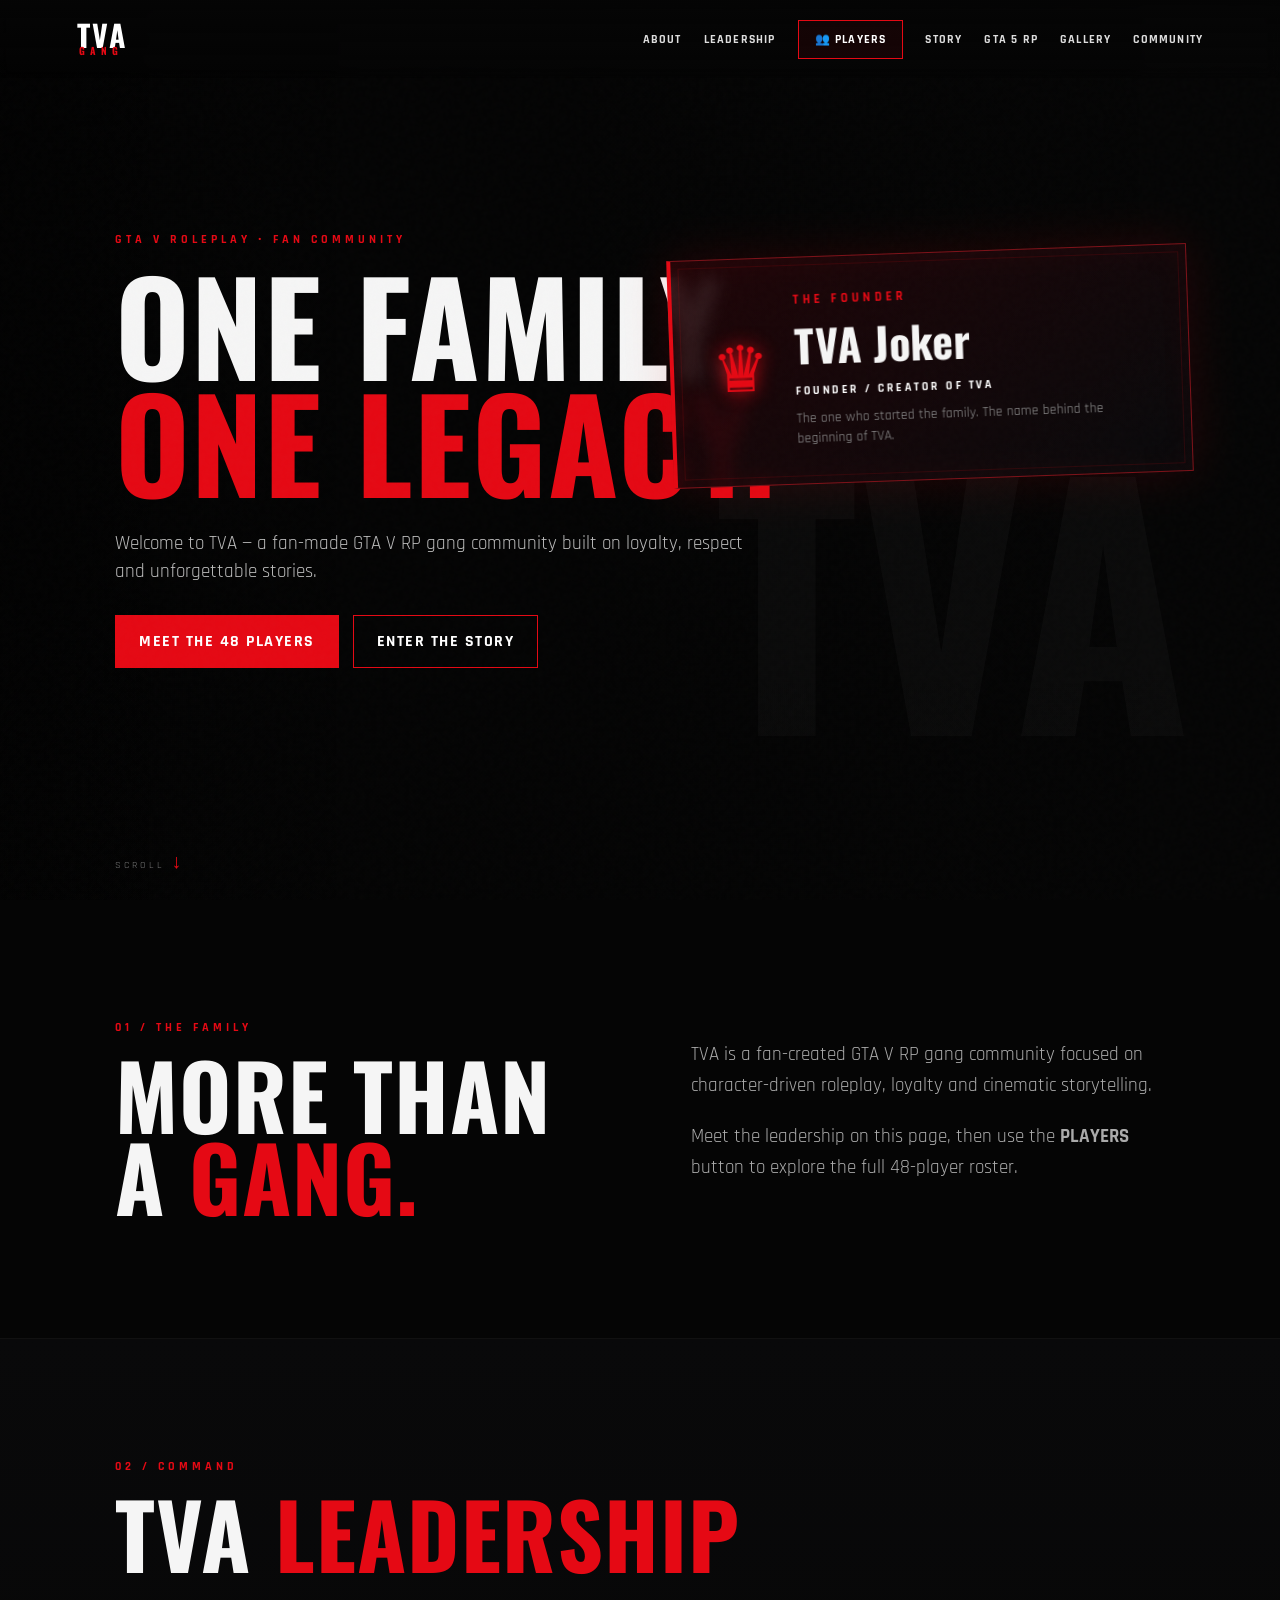
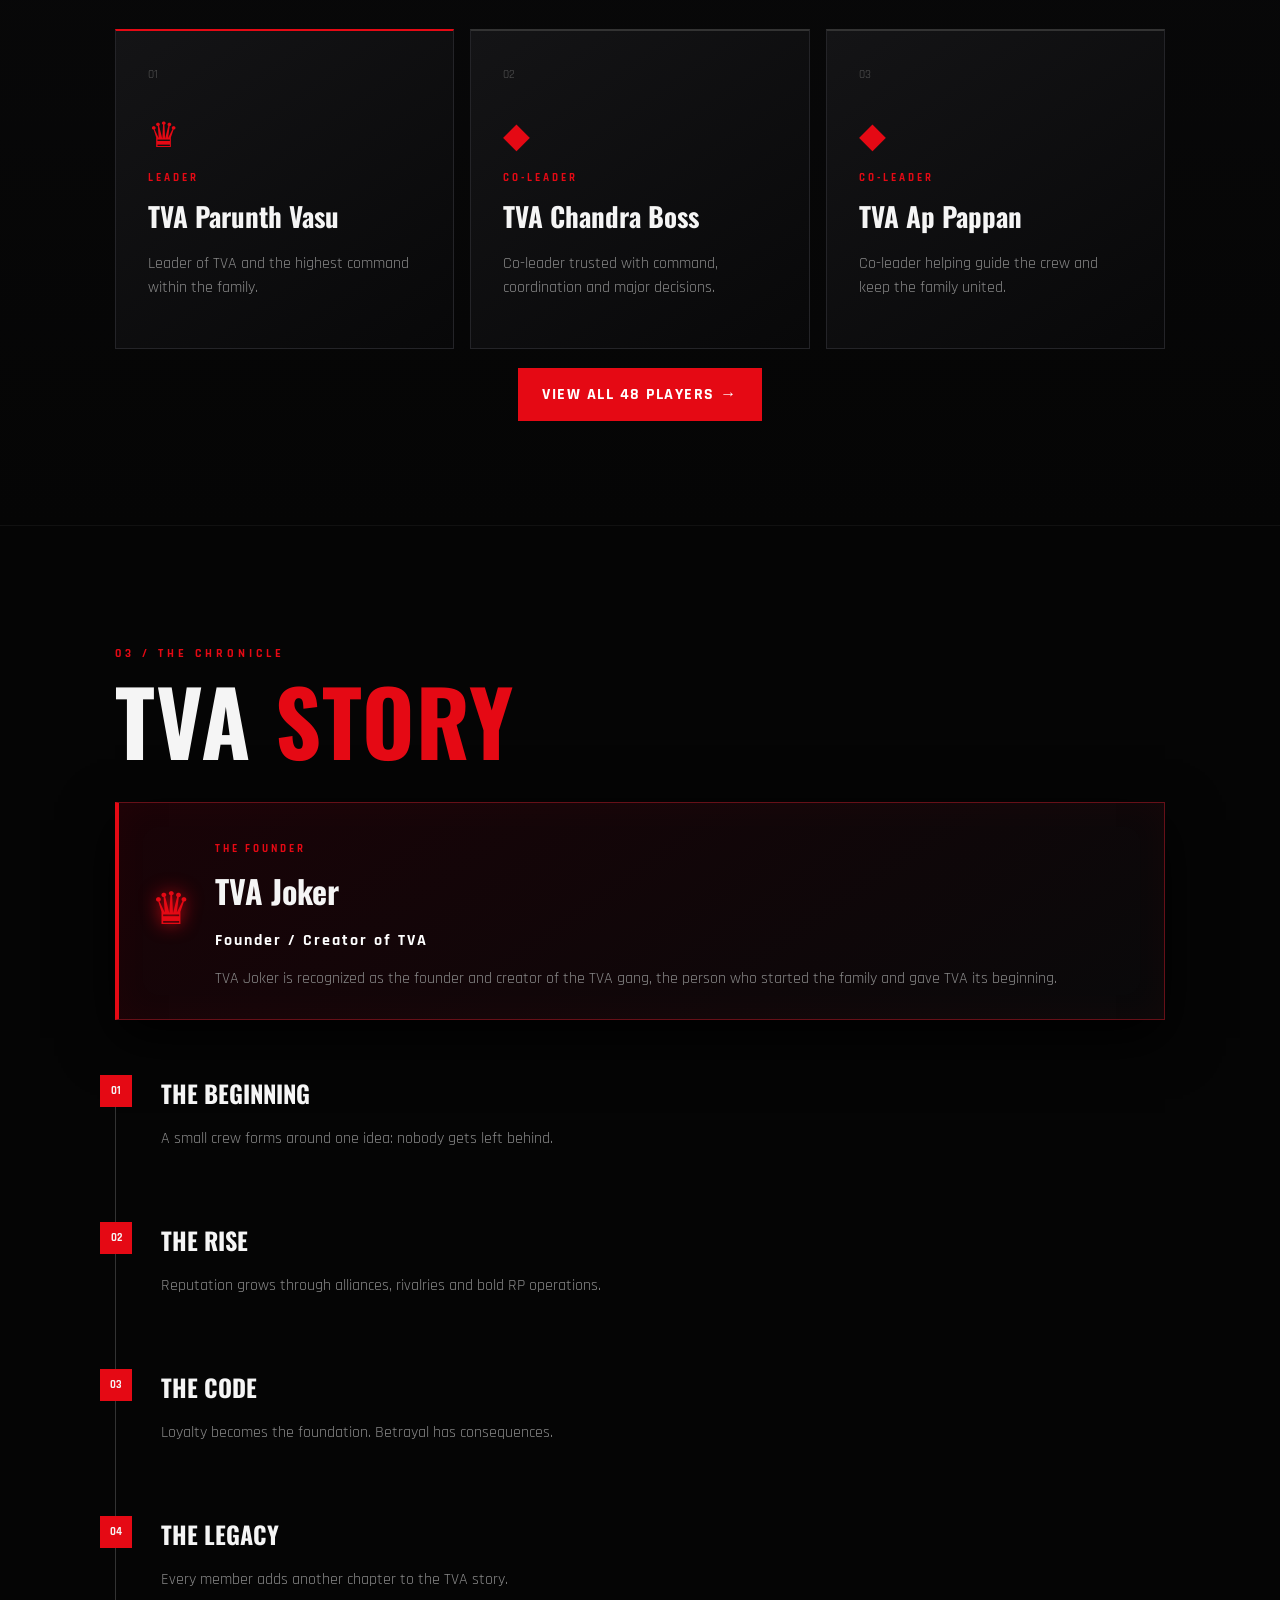
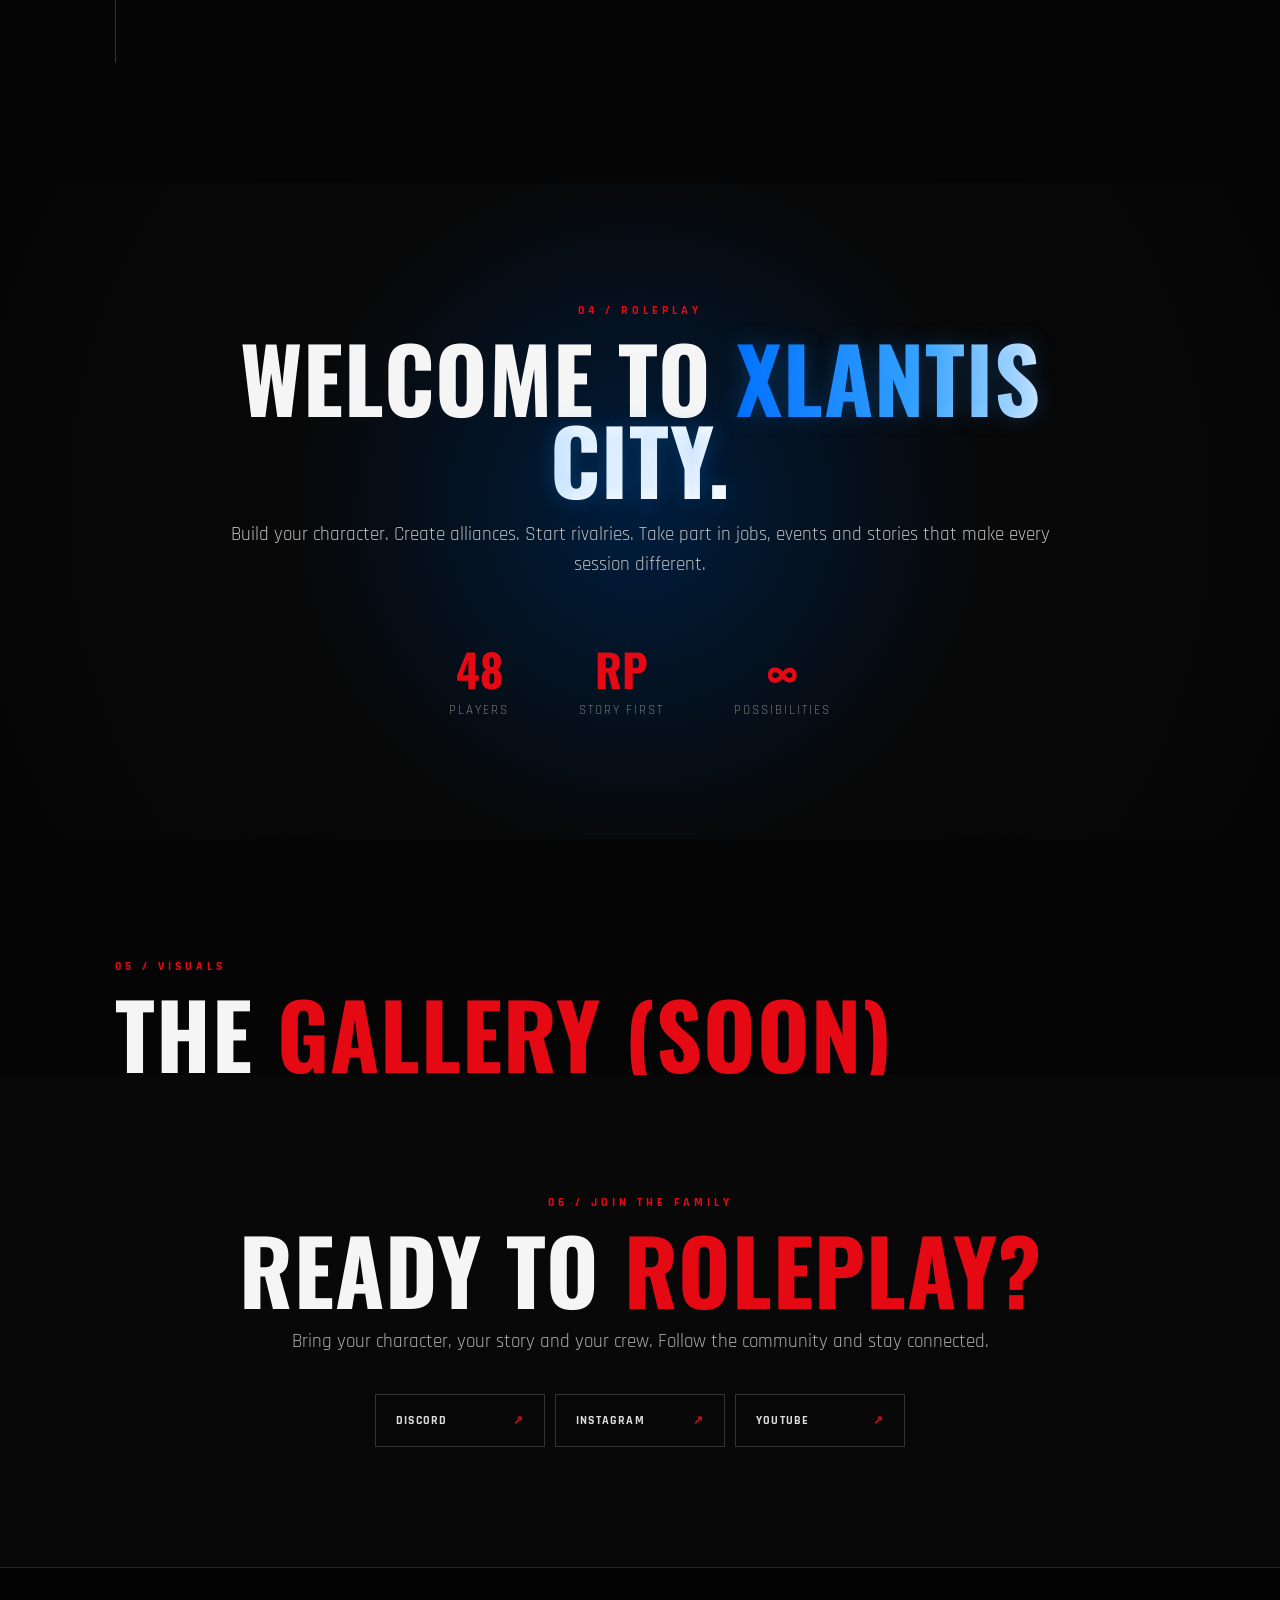
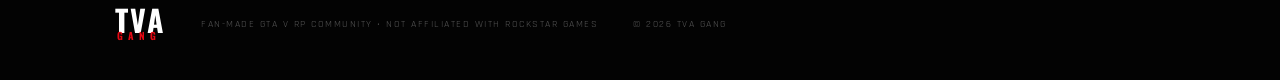
<file: index.html>
<!doctype html><html lang="en"><head><meta charset="utf-8"><meta name="viewport" content="width=device-width, initial-scale=1"><meta name="description" content="TVA Gang — fan-made GTA V RP community website."><title>TVA GANG | GTA V RP</title><link rel="preconnect" href="https://fonts.googleapis.com"><link rel="preconnect" href="https://fonts.gstatic.com" crossorigin><link href="https://fonts.googleapis.com/css2?family=Oswald:wght@400;500;600;700&family=Rajdhani:wght@400;500;600;700&display=swap" rel="stylesheet"><link rel="stylesheet" href="style.css"><style>.hero-founder{width:min(520px,42vw);padding:34px 38px;gap:26px}.founder-crown{font-size:64px}.hero-founder h3{font-size:44px}.hero-founder strong{font-size:12px;letter-spacing:2.5px}.hero-founder p:last-child{font-size:14px;line-height:1.45}.hero-founder .role{font-size:13px;letter-spacing:4px}#gallery{padding-bottom:0}.hero{background-image:linear-gradient(90deg,rgba(0,0,0,.42) 0%,rgba(0,0,0,.18) 48%,rgba(0,0,0,.08) 100%),url('assets/tva-home-bg.webp')!important;background-size:cover;background-position:center center;background-repeat:no-repeat}.hero:after{background:linear-gradient(90deg,rgba(0,0,0,.20) 0%,transparent 70%),linear-gradient(0deg,rgba(5,5,5,.16) 0%,transparent 35%)}</style></head><body><div class="noise"></div><header class="nav"><a class="brand" href="index.html"><span>TVA</span><small>GANG</small></a><button class="menu" aria-label="Open menu">☰</button><nav><a href="#about">ABOUT</a><a href="#leadership">LEADERSHIP</a><a class="players-link" href="players.html">👥 PLAYERS</a><a href="#story">STORY</a><a href="#rp">GTA 5 RP</a><a href="#gallery">GALLERY</a><a href="#community">COMMUNITY</a></nav></header><main><section id="home" class="hero"><div class="hero-content reveal"><p class="eyebrow">GTA V ROLEPLAY • FAN COMMUNITY</p><h1>ONE FAMILY.<br><span>ONE LEGACY.</span></h1><p class="lead">Welcome to TVA — a fan-made GTA V RP gang community built on loyalty, respect and unforgettable stories.</p><div class="actions"><a class="btn primary" href="players.html">MEET THE 48 PLAYERS</a><a class="btn ghost" href="#story">ENTER THE STORY</a></div></div><div class="hero-founder"><span class="founder-crown">♛</span><div><p class="role">THE FOUNDER</p><h3>TVA Joker</h3><strong>FOUNDER / CREATOR OF TVA</strong><p>The one who started the family. The name behind the beginning of TVA.</p></div></div><div class="hero-mark" aria-hidden="true">TVA</div><div class="scroll">SCROLL <span>↓</span></div></section><section id="about" class="section about reveal"><div><p class="eyebrow">01 / THE FAMILY</p><h2>MORE THAN A <span>GANG.</span></h2></div><div class="copy"><p>TVA is a fan-created GTA V RP gang community focused on character-driven roleplay, loyalty and cinematic storytelling.</p><p>Meet the leadership on this page, then use the <strong>PLAYERS</strong> button to explore the full 48-player roster.</p></div></section><section id="leadership" class="section dark reveal"><p class="eyebrow">02 / COMMAND</p><h2>TVA <span>LEADERSHIP</span></h2><div class="leadership-grid"><article class="leader-card boss"><span class="rank-no">01</span><div class="leader-icon">♛</div><p class="role">LEADER</p><h3>TVA Parunth Vasu</h3><p>Leader of TVA and the highest command within the family.</p></article><article class="leader-card"><span class="rank-no">02</span><div class="leader-icon">◆</div><p class="role">CO-LEADER</p><h3>TVA Chandra Boss</h3><p>Co-leader trusted with command, coordination and major decisions.</p></article><article class="leader-card"><span class="rank-no">03</span><div class="leader-icon">◆</div><p class="role">CO-LEADER</p><h3>TVA Ap Pappan</h3><p>Co-leader helping guide the crew and keep the family united.</p></article></div><div class="center-action"><a class="btn primary" href="players.html">VIEW ALL 48 PLAYERS →</a></div></section><section id="story" class="section reveal"><p class="eyebrow">03 / THE CHRONICLE</p><h2>TVA <span>STORY</span></h2><div class="founder-card"><div class="founder-icon">♛</div><div><p class="role">THE FOUNDER</p><h3>TVA Joker</h3><p class="founder-title">Founder / Creator of TVA</p><p>TVA Joker is recognized as the founder and creator of the TVA gang, the person who started the family and gave TVA its beginning.</p></div></div><div class="timeline"><div><span>01</span><h3>THE BEGINNING</h3><p>A small crew forms around one idea: nobody gets left behind.</p></div><div><span>02</span><h3>THE RISE</h3><p>Reputation grows through alliances, rivalries and bold RP operations.</p></div><div><span>03</span><h3>THE CODE</h3><p>Loyalty becomes the foundation. Betrayal has consequences.</p></div><div><span>04</span><h3>THE LEGACY</h3><p>Every member adds another chapter to the TVA story.</p></div></div></section><section id="rp" class="section rp reveal"><div class="rp-box"><p class="eyebrow">04 / ROLEPLAY</p><h2>WELCOME TO <span class="city-gradient">XLANTIS CITY.</span></h2><p>Build your character. Create alliances. Start rivalries. Take part in jobs, events and stories that make every session different.</p><div class="stats"><div><strong>48</strong><small>PLAYERS</small></div><div><strong>RP</strong><small>STORY FIRST</small></div><div><strong>∞</strong><small>POSSIBILITIES</small></div></div></div></section><section id="gallery" class="section reveal"><p class="eyebrow">05 / VISUALS</p><h2>THE <span>GALLERY (SOON)</span></h2></section><section id="community" class="section community reveal"><p class="eyebrow">06 / JOIN THE FAMILY</p><h2>READY TO <span>ROLEPLAY?</span></h2><p>Bring your character, your story and your crew. Follow the community and stay connected.</p><div class="socials"><a href="#" class="social">DISCORD <span>↗</span></a><a href="#" class="social">INSTAGRAM <span>↗</span></a><a href="#" class="social">YOUTUBE <span>↗</span></a></div></section></main><footer><div class="brand"><span>TVA</span><small>GANG</small></div><p>FAN-MADE GTA V RP COMMUNITY • NOT AFFILIATED WITH ROCKSTAR GAMES</p><p>© <span id="year"></span> TVA GANG</p></footer><script src="script.js"></script></body></html>
</file>
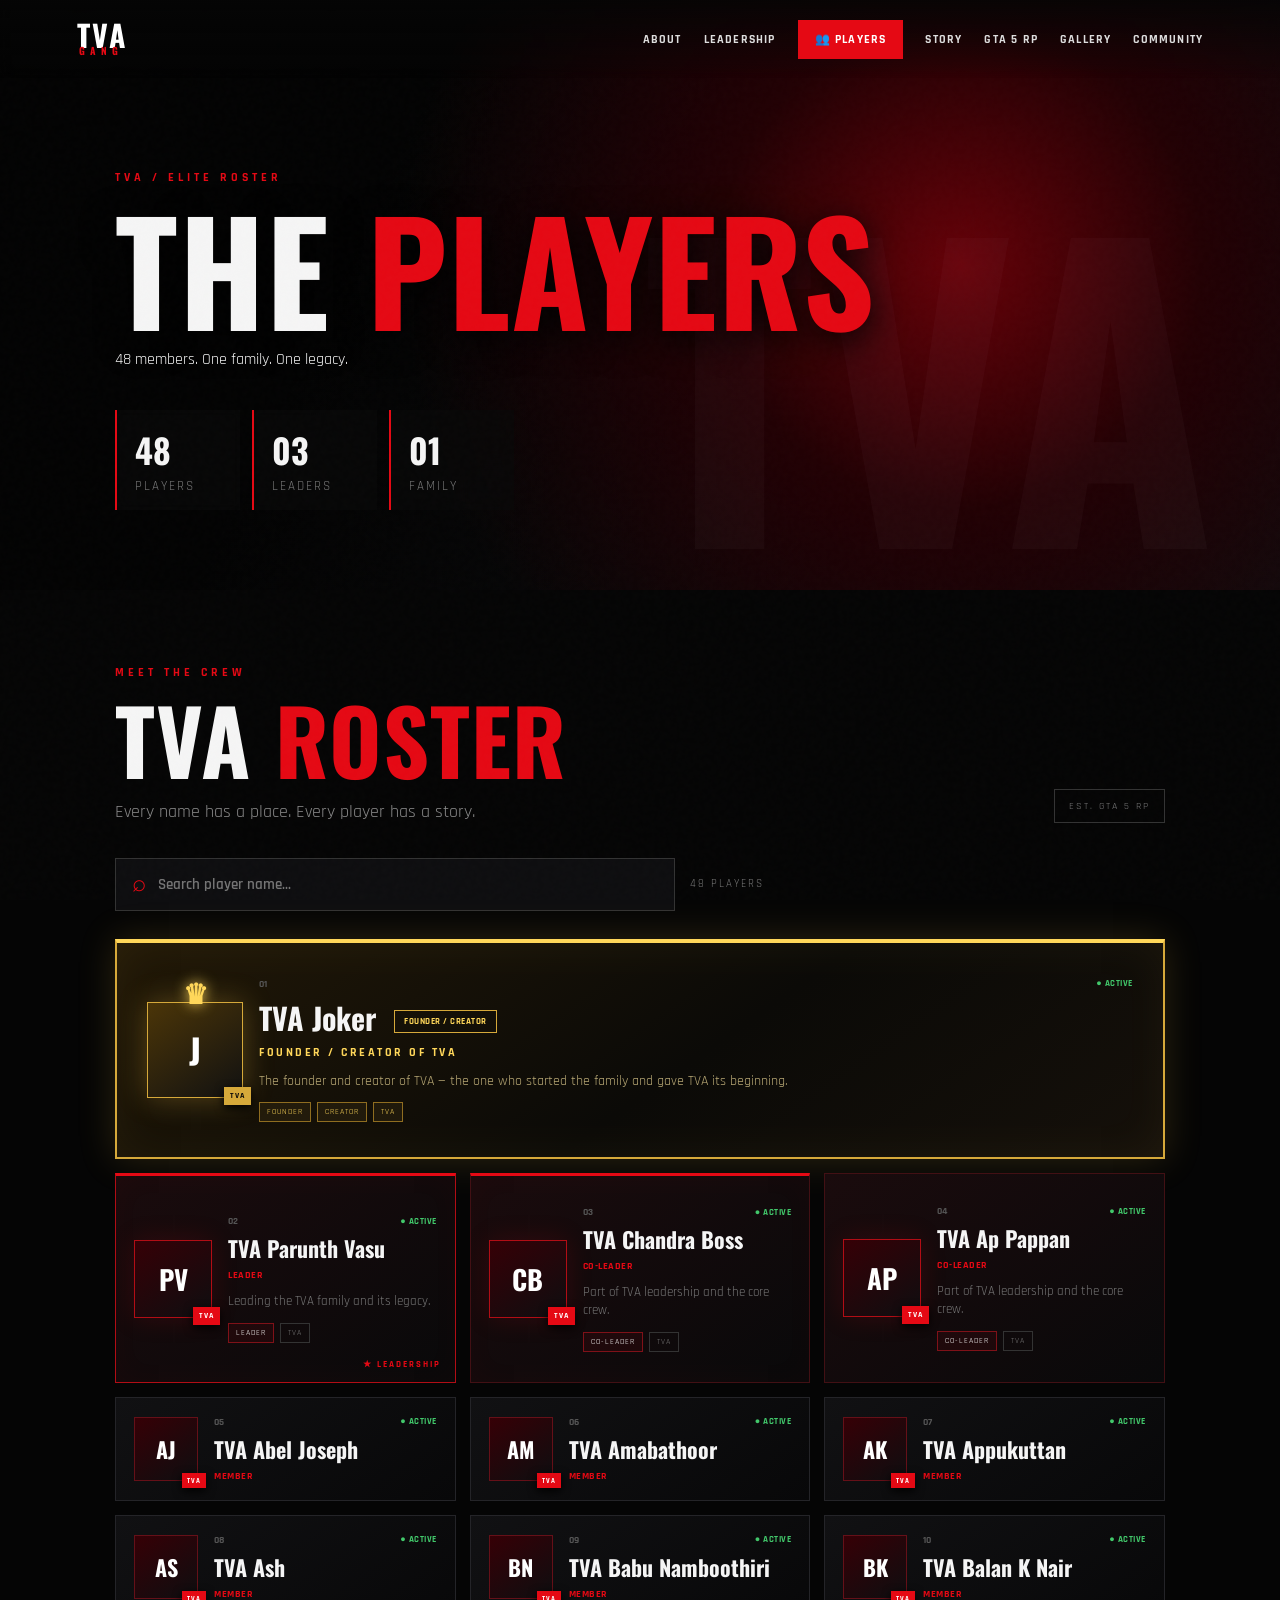
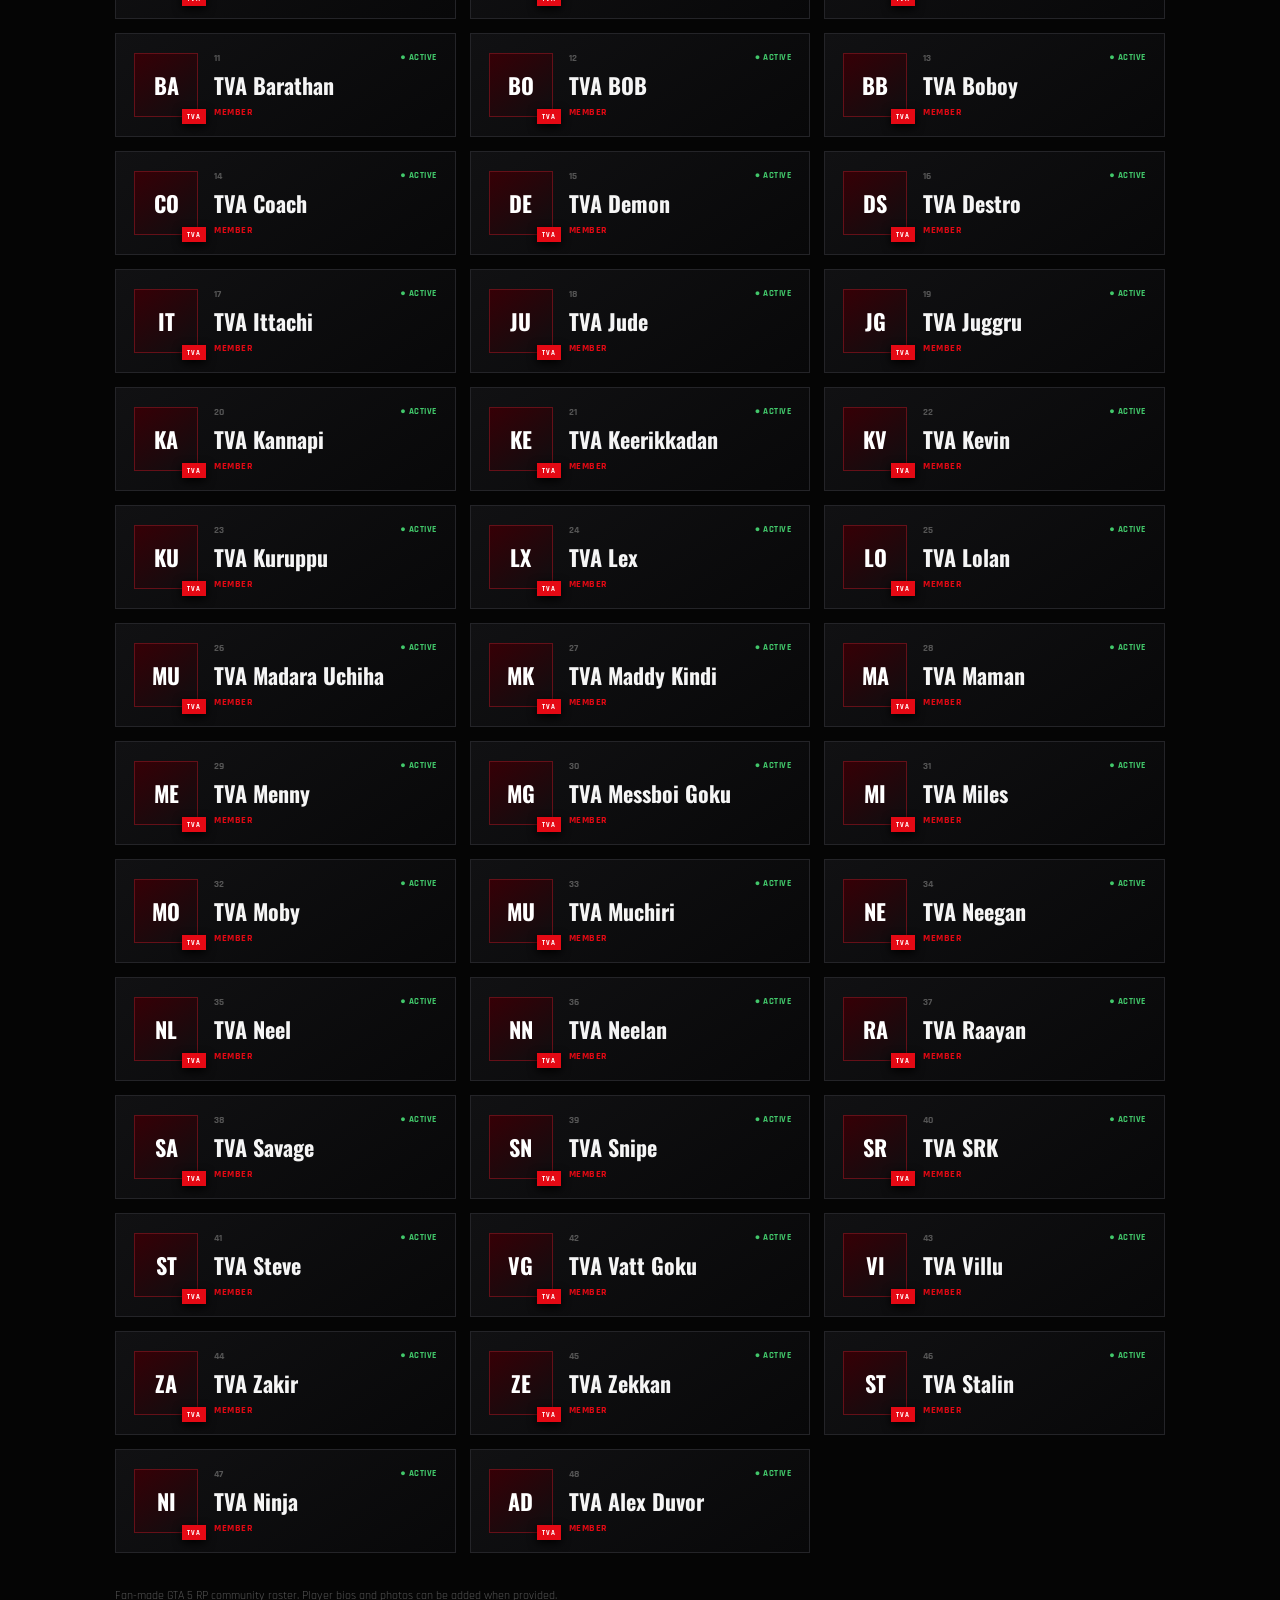
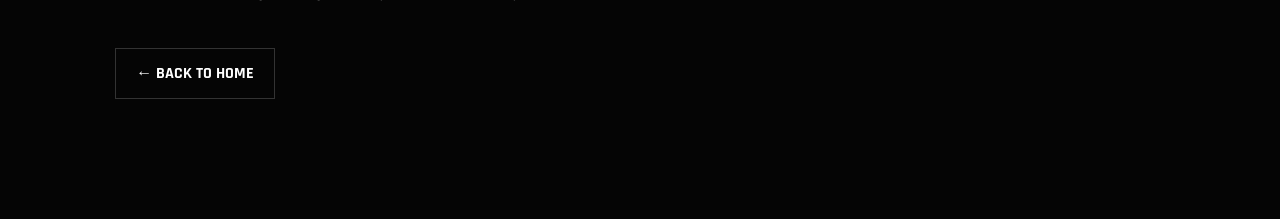
<file: players.html>
<!doctype html><html lang="en"><head><meta charset="utf-8"><meta name="viewport" content="width=device-width,initial-scale=1"><title>TVA GANG | Players</title><link rel="preconnect" href="https://fonts.googleapis.com"><link rel="preconnect" href="https://fonts.gstatic.com" crossorigin><link href="https://fonts.googleapis.com/css2?family=Oswald:wght@400;500;600;700&family=Rajdhani:wght@400;500;600;700&display=swap" rel="stylesheet"><link rel="stylesheet" href="style.css"><style>.founder-player{grid-column:1/-1!important;min-height:220px!important;padding:30px!important;border:2px solid #d6a93a!important;border-top:4px solid #ffd75a!important;background:linear-gradient(145deg,#211807,#0b0a07 55%,#15100a)!important;box-shadow:0 0 35px #d6a93a30,inset 0 0 45px #ffd75a0d!important}.founder-player .avatar{width:96px;height:96px;flex-basis:96px;font-size:34px;border-color:#d6a93a;box-shadow:0 0 28px #d6a93a55;background:linear-gradient(145deg,#4b3508,#111)!important}.founder-player .avatar:before{content:"♛";position:absolute;top:-32px;left:50%;transform:translateX(-50%);color:#ffd75a;font-size:28px;text-shadow:0 0 14px #ffd75a;z-index:3}.founder-player .avatar:after{background:#d6a93a!important;color:#090909!important}.founder-player h3{font-size:30px!important}.founder-player .member-role{color:#ffd75a!important;font-size:12px!important;letter-spacing:2.5px!important}.founder-player p{color:#b8a875!important;font-size:14px!important}.founder-player .member-tags i{border-color:#8f6d20!important;color:#ffd75a!important;background:#d6a93a12!important}.founder-badge{display:inline-block;margin-left:10px;padding:5px 9px;border:1px solid #d6a93a;color:#ffd75a;font:700 9px Rajdhani;letter-spacing:2px;vertical-align:middle}@media(max-width:900px){.founder-player{grid-column:1/-1!important}.founder-player .avatar{width:82px;height:82px;flex-basis:82px;font-size:29px}} </style></head><body><div class="noise"></div><header class="nav"><a class="brand" href="index.html"><span>TVA</span><small>GANG</small></a><button class="menu" aria-label="Open menu">☰</button><nav><a href="index.html#about">ABOUT</a><a href="index.html#leadership">LEADERSHIP</a><a class="players-link active" href="players.html">👥 PLAYERS</a><a href="index.html#story">STORY</a><a href="index.html#rp">GTA 5 RP</a><a href="index.html#gallery">GALLERY</a><a href="index.html#community">COMMUNITY</a></nav></header><main><section class="players-hero"><div class="players-hero-inner"><p class="eyebrow">TVA / ELITE ROSTER</p><h1>THE <span>PLAYERS</span></h1><p>45 members. One family. One legacy.</p><div class="roster-stats"><div><strong>45</strong><small>PLAYERS</small></div><div><strong>03</strong><small>LEADERS</small></div><div><strong>01</strong><small>FAMILY</small></div></div></div></section><section class="section players-section"><div class="section-heading"><div><p class="eyebrow">MEET THE CREW</p><h2>TVA <span>ROSTER</span></h2><p class="member-intro">Every name has a place. Every player has a story.</p></div><span class="roster-badge">EST. GTA 5 RP</span></div><div class="member-tools"><div class="search-wrap"><span>⌕</span><input id="memberSearch" type="search" placeholder="Search player name..." aria-label="Search TVA players"></div><span id="memberCount">45 PLAYERS</span></div><div id="memberGrid" class="member-grid premium-grid"><article class="member featured founder-player"><div class="avatar">J</div><div class="member-main"><div class="member-top"><b>★ FOUNDER</b><span class="status">● ACTIVE</span></div><h3>TVA Joker <span class="founder-badge">FOUNDER / CREATOR</span></h3><span class="member-role">FOUNDER / CREATOR OF TVA</span><p>The founder and creator of TVA — the one who started the family and gave TVA its beginning.</p><div class="member-tags"><i>FOUNDER</i><i>CREATOR</i><i>TVA</i></div></div></article><article class="member featured leader-player"><div class="avatar">PV</div><div class="member-main"><div class="member-top"><b>01</b><span class="status">● ACTIVE</span></div><h3>TVA Parunth Vasu</h3><span class="member-role">LEADER</span><p>Leading the TVA family and its legacy.</p><div class="member-tags"><i>LEADER</i><i>TVA</i></div></div></article><article class="member featured"><div class="avatar">CB</div><div class="member-main"><div class="member-top"><b>11</b><span class="status">● ACTIVE</span></div><h3>TVA Chandra Boss</h3><span class="member-role">CO-LEADER</span><p>Part of TVA leadership and the core crew.</p><div class="member-tags"><i>CO-LEADER</i><i>TVA</i></div></div></article><article class="member featured"><div class="avatar">AP</div><div class="member-main"><div class="member-top"><b>03</b><span class="status">● ACTIVE</span></div><h3>TVA Ap Pappan</h3><span class="member-role">CO-LEADER</span><p>Part of TVA leadership and the core crew.</p><div class="member-tags"><i>CO-LEADER</i><i>TVA</i></div></div></article><div class="member"><div class="avatar">AJ</div><div class="member-main"><div class="member-top"><b>04</b><span class="status">● ACTIVE</span></div><h3>TVA Abel Joseph</h3><span class="member-role">MEMBER</span></div></div><div class="member"><div class="avatar">AM</div><div class="member-main"><div class="member-top"><b>05</b><span class="status">● ACTIVE</span></div><h3>TVA Amabathoor</h3><span class="member-role">MEMBER</span></div></div><div class="member"><div class="avatar">AK</div><div class="member-main"><div class="member-top"><b>06</b><span class="status">● ACTIVE</span></div><h3>TVA Appukuttan</h3><span class="member-role">MEMBER</span></div></div><div class="member"><div class="avatar">AS</div><div class="member-main"><div class="member-top"><b>07</b><span class="status">● ACTIVE</span></div><h3>TVA Ash</h3><span class="member-role">MEMBER</span></div></div><div class="member"><div class="avatar">BN</div><div class="member-main"><div class="member-top"><b>08</b><span class="status">● ACTIVE</span></div><h3>TVA Babu Namboothiri</h3><span class="member-role">MEMBER</span></div></div><div class="member"><div class="avatar">BK</div><div class="member-main"><div class="member-top"><b>09</b><span class="status">● ACTIVE</span></div><h3>TVA Balan K Nair</h3><span class="member-role">MEMBER</span></div></div><div class="member"><div class="avatar">BA</div><div class="member-main"><div class="member-top"><b>10</b><span class="status">● ACTIVE</span></div><h3>TVA Barathan</h3><span class="member-role">MEMBER</span></div></div><div class="member"><div class="avatar">BO</div><div class="member-main"><div class="member-top"><b>12</b><span class="status">● ACTIVE</span></div><h3>TVA BOB</h3><span class="member-role">MEMBER</span></div></div><div class="member"><div class="avatar">BB</div><div class="member-main"><div class="member-top"><b>13</b><span class="status">● ACTIVE</span></div><h3>TVA Boboy</h3><span class="member-role">MEMBER</span></div></div><div class="member"><div class="avatar">CO</div><div class="member-main"><div class="member-top"><b>14</b><span class="status">● ACTIVE</span></div><h3>TVA Coach</h3><span class="member-role">MEMBER</span></div></div><div class="member"><div class="avatar">DE</div><div class="member-main"><div class="member-top"><b>15</b><span class="status">● ACTIVE</span></div><h3>TVA Demon</h3><span class="member-role">MEMBER</span></div></div><div class="member"><div class="avatar">DS</div><div class="member-main"><div class="member-top"><b>16</b><span class="status">● ACTIVE</span></div><h3>TVA Destro</h3><span class="member-role">MEMBER</span></div></div><div class="member"><div class="avatar">IT</div><div class="member-main"><div class="member-top"><b>17</b><span class="status">● ACTIVE</span></div><h3>TVA Ittachi</h3><span class="member-role">MEMBER</span></div></div><div class="member"><div class="avatar">JU</div><div class="member-main"><div class="member-top"><b>19</b><span class="status">● ACTIVE</span></div><h3>TVA Jude</h3><span class="member-role">MEMBER</span></div></div><div class="member"><div class="avatar">JG</div><div class="member-main"><div class="member-top"><b>20</b><span class="status">● ACTIVE</span></div><h3>TVA Juggru</h3><span class="member-role">MEMBER</span></div></div><div class="member"><div class="avatar">KA</div><div class="member-main"><div class="member-top"><b>21</b><span class="status">● ACTIVE</span></div><h3>TVA Kannapi</h3><span class="member-role">MEMBER</span></div></div><div class="member"><div class="avatar">KE</div><div class="member-main"><div class="member-top"><b>22</b><span class="status">● ACTIVE</span></div><h3>TVA Keerikkadan</h3><span class="member-role">MEMBER</span></div></div><div class="member"><div class="avatar">KV</div><div class="member-main"><div class="member-top"><b>23</b><span class="status">● ACTIVE</span></div><h3>TVA Kevin</h3><span class="member-role">MEMBER</span></div></div><div class="member"><div class="avatar">KU</div><div class="member-main"><div class="member-top"><b>24</b><span class="status">● ACTIVE</span></div><h3>TVA Kuruppu</h3><span class="member-role">MEMBER</span></div></div><div class="member"><div class="avatar">LX</div><div class="member-main"><div class="member-top"><b>25</b><span class="status">● ACTIVE</span></div><h3>TVA Lex</h3><span class="member-role">MEMBER</span></div></div><div class="member"><div class="avatar">LO</div><div class="member-main"><div class="member-top"><b>26</b><span class="status">● ACTIVE</span></div><h3>TVA Lolan</h3><span class="member-role">MEMBER</span></div></div><div class="member"><div class="avatar">MU</div><div class="member-main"><div class="member-top"><b>27</b><span class="status">● ACTIVE</span></div><h3>TVA Madara Uchiha</h3><span class="member-role">MEMBER</span></div></div><div class="member"><div class="avatar">MK</div><div class="member-main"><div class="member-top"><b>28</b><span class="status">● ACTIVE</span></div><h3>TVA Maddy Kindi</h3><span class="member-role">MEMBER</span></div></div><div class="member"><div class="avatar">MA</div><div class="member-main"><div class="member-top"><b>29</b><span class="status">● ACTIVE</span></div><h3>TVA Maman</h3><span class="member-role">MEMBER</span></div></div><div class="member"><div class="avatar">ME</div><div class="member-main"><div class="member-top"><b>30</b><span class="status">● ACTIVE</span></div><h3>TVA Menny</h3><span class="member-role">MEMBER</span></div></div><div class="member"><div class="avatar">MG</div><div class="member-main"><div class="member-top"><b>31</b><span class="status">● ACTIVE</span></div><h3>TVA Messboi Goku</h3><span class="member-role">MEMBER</span></div></div><div class="member"><div class="avatar">MI</div><div class="member-main"><div class="member-top"><b>32</b><span class="status">● ACTIVE</span></div><h3>TVA Miles</h3><span class="member-role">MEMBER</span></div></div><div class="member"><div class="avatar">MO</div><div class="member-main"><div class="member-top"><b>33</b><span class="status">● ACTIVE</span></div><h3>TVA Moby</h3><span class="member-role">MEMBER</span></div></div><div class="member"><div class="avatar">MU</div><div class="member-main"><div class="member-top"><b>34</b><span class="status">● ACTIVE</span></div><h3>TVA Muchiri</h3><span class="member-role">MEMBER</span></div></div><div class="member"><div class="avatar">NE</div><div class="member-main"><div class="member-top"><b>35</b><span class="status">● ACTIVE</span></div><h3>TVA Neegan</h3><span class="member-role">MEMBER</span></div></div><div class="member"><div class="avatar">NL</div><div class="member-main"><div class="member-top"><b>36</b><span class="status">● ACTIVE</span></div><h3>TVA Neel</h3><span class="member-role">MEMBER</span></div></div><div class="member"><div class="avatar">NN</div><div class="member-main"><div class="member-top"><b>37</b><span class="status">● ACTIVE</span></div><h3>TVA Neelan</h3><span class="member-role">MEMBER</span></div></div><div class="member"><div class="avatar">RA</div><div class="member-main"><div class="member-top"><b>38</b><span class="status">● ACTIVE</span></div><h3>TVA Raayan</h3><span class="member-role">MEMBER</span></div></div><div class="member"><div class="avatar">SA</div><div class="member-main"><div class="member-top"><b>39</b><span class="status">● ACTIVE</span></div><h3>TVA Savage</h3><span class="member-role">MEMBER</span></div></div><div class="member"><div class="avatar">SN</div><div class="member-main"><div class="member-top"><b>40</b><span class="status">● ACTIVE</span></div><h3>TVA Snipe</h3><span class="member-role">MEMBER</span></div></div><div class="member"><div class="avatar">SR</div><div class="member-main"><div class="member-top"><b>41</b><span class="status">● ACTIVE</span></div><h3>TVA SRK</h3><span class="member-role">MEMBER</span></div></div><div class="member"><div class="avatar">ST</div><div class="member-main"><div class="member-top"><b>42</b><span class="status">● ACTIVE</span></div><h3>TVA Steve</h3><span class="member-role">MEMBER</span></div></div><div class="member"><div class="avatar">VG</div><div class="member-main"><div class="member-top"><b>43</b><span class="status">● ACTIVE</span></div><h3>TVA Vatt Goku</h3><span class="member-role">MEMBER</span></div></div><div class="member"><div class="avatar">VI</div><div class="member-main"><div class="member-top"><b>44</b><span class="status">● ACTIVE</span></div><h3>TVA Villu</h3><span class="member-role">MEMBER</span></div></div><div class="member"><div class="avatar">ZA</div><div class="member-main"><div class="member-top"><b>45</b><span class="status">● ACTIVE</span></div><h3>TVA Zakir</h3><span class="member-role">MEMBER</span></div></div><div class="member"><div class="avatar">ZE</div><div class="member-main"><div class="member-top"><b>46</b><span class="status">● ACTIVE</span></div><h3>TVA Zekkan</h3><span class="member-role">MEMBER</span></div></div></div><p class="roster-note">Fan-made GTA 5 RP community roster. Player bios and photos can be added when provided.</p><a class="back-home" href="index.html">← BACK TO HOME</a></section></main><script src="script.js"></script></body></html>
</file>
<file: style.css>
:root{--red:#e50914;--black:#050505;--line:#242428;--text:#f5f5f5}*{box-sizing:border-box}html{scroll-behavior:smooth}body{margin:0;background:var(--black);color:var(--text);font-family:Rajdhani,Arial,sans-serif;overflow-x:hidden}.noise{position:fixed;inset:0;pointer-events:none;z-index:20;opacity:.035;background-image:url("data:image/svg+xml,%3Csvg viewBox='0 0 180 180' xmlns='http://www.w3.org/2000/svg'%3E%3Cfilter id='n'%3E%3CfeTurbulence type='fractalNoise' baseFrequency='.9' numOctaves='4' stitchTiles='stitch'/%3E%3C/filter%3E%3Crect width='100%25' height='100%25' filter='url(%23n)' opacity='.5'/%3E%3C/svg%3E")}.nav{position:fixed;top:0;left:0;right:0;height:78px;z-index:30;display:flex;align-items:center;justify-content:space-between;padding:0 6vw;background:linear-gradient(#050505dd,transparent);backdrop-filter:blur(7px)}.brand{color:#fff;text-decoration:none;display:flex;flex-direction:column;line-height:.8;font-family:Oswald,sans-serif;font-weight:700;letter-spacing:2px}.brand span{font-size:30px}.brand small{font-size:10px;letter-spacing:5px;color:var(--red);margin-left:2px}.nav nav{display:flex;gap:22px;align-items:center}.nav nav a,.social{color:#ddd;text-decoration:none;font-weight:700;letter-spacing:1.2px;font-size:12px;transition:.25s}.nav nav a:hover{color:var(--red)}.players-link{padding:11px 16px!important;border:1px solid var(--red);background:#e5091412;color:#fff!important}.players-link:hover,.players-link.active{background:var(--red);color:#fff!important}.menu{display:none;background:none;border:0;color:#fff;font-size:26px}.hero{min-height:100vh;position:relative;display:flex;align-items:center;padding:120px 9vw;overflow:hidden;background:radial-gradient(circle at 75% 45%,#4b0000 0,#170000 23%,transparent 52%),linear-gradient(115deg,#030303 30%,#0d0d0f 100%)}.hero:after{content:"";position:absolute;inset:0;background:linear-gradient(90deg,#000 0%,transparent 70%),linear-gradient(0deg,#050505 0%,transparent 30%);pointer-events:none}.hero-content{position:relative;z-index:2;max-width:850px}.eyebrow{color:var(--red);font-size:12px;font-weight:800;letter-spacing:4px;margin:0 0 18px}.hero h1,h2,.players-hero h1{font-family:Oswald,sans-serif;margin:0;line-height:.92;letter-spacing:1px}.hero h1{font-size:clamp(65px,10vw,150px)}h2{font-size:clamp(48px,7vw,94px)}h1 span,h2 span,.players-hero h1 span{color:var(--red)}.lead{max-width:650px;color:#bbb;font-size:19px;line-height:1.45;margin:30px 0}.actions{display:flex;gap:14px;flex-wrap:wrap}.btn{padding:15px 23px;text-decoration:none;font-weight:800;letter-spacing:1.5px;border:1px solid var(--red);transition:.25s}.primary{background:var(--red);color:#fff}.primary:hover{background:#b90009;transform:translateY(-2px)}.ghost{color:#fff}.ghost:hover{background:#ffffff12}.hero-founder{position:absolute;right:7vw;top:28%;z-index:3;width:min(390px,34vw);padding:24px 26px;display:flex;gap:18px;align-items:center;background:linear-gradient(145deg,#210407e8,#08090bf2);border:1px solid #7d1118;border-left:4px solid var(--red);box-shadow:0 0 45px #e5091422,inset 0 0 35px #e509140d;backdrop-filter:blur(8px);transform:rotate(-2deg)}.hero-founder:before{content:"";position:absolute;inset:7px;border:1px solid #e5091422;pointer-events:none}.founder-crown{font-size:46px;color:var(--red);text-shadow:0 0 18px #e50914;position:relative}.hero-founder .role{margin:0 0 5px}.hero-founder h3{font:700 31px Oswald;margin:0 0 2px;letter-spacing:.5px;position:relative}.hero-founder strong{font:700 10px Rajdhani;color:#fff;letter-spacing:2px;position:relative}.hero-founder p:last-child{margin:8px 0 0;color:#888;font-size:12px;line-height:1.35;position:relative}.hero-mark{position:absolute;right:7vw;bottom:8vh;font-family:Oswald;font-size:25vw;font-weight:700;color:#fff;opacity:.025}.scroll{position:absolute;bottom:25px;left:9vw;color:#777;letter-spacing:3px;font-size:10px;z-index:2}.scroll span{color:var(--red);font-size:20px}.section{padding:120px 9vw;position:relative}.about{display:grid;grid-template-columns:1fr 1fr;gap:8vw;align-items:start}.copy{color:#aaa;font-size:19px;line-height:1.65}.dark{background:linear-gradient(180deg,#09090a,#050505);border-top:1px solid #111;border-bottom:1px solid #111}.leadership-grid{display:grid;grid-template-columns:repeat(3,1fr);gap:16px;margin-top:55px}.leader-card{padding:32px;min-height:300px;background:linear-gradient(145deg,#141416,#080809);border:1px solid var(--line);border-top:2px solid #333;transition:.35s}.leader-card:hover{transform:translateY(-7px);border-color:#8d1218}.leader-card.boss{border-top-color:var(--red)}.rank-no{color:#555;font-size:12px}.leader-icon{font-size:35px;color:var(--red);margin:30px 0 12px}.role{color:var(--red);font-size:11px;font-weight:800;letter-spacing:3px}.leader-card h3{font:700 27px Oswald;margin:8px 0}.leader-card p:last-child{color:#888;line-height:1.5}.center-action{text-align:center;margin-top:35px}.member-intro{color:#888;font-size:18px;margin:20px 0 0}.member-tools{display:flex;align-items:center;gap:15px;margin:35px 0 28px}.member-tools input{flex:1;max-width:520px;background:#0e0e10;border:1px solid #333;color:#fff;padding:16px 18px;font:600 15px Rajdhani;outline:none}.member-tools input:focus{border-color:var(--red)}.member-tools span{color:#777;font-size:11px;letter-spacing:2px}.member-grid{display:grid;grid-template-columns:repeat(3,1fr);gap:14px}.member{display:flex;align-items:center;gap:16px;padding:18px;background:linear-gradient(145deg,#111113,#080809);border:1px solid #242428;transition:.3s;position:relative;overflow:hidden;min-height:96px}.member:before{content:"";position:absolute;inset:0;background:linear-gradient(110deg,#e5091410,transparent 55%);opacity:0;transition:.3s}.member:hover{border-color:#9e1118;transform:translateY(-5px);box-shadow:0 14px 35px #000}.member:hover:before{opacity:1}.member b{font-size:10px;color:var(--red);min-width:22px;position:relative}.member span{font-weight:700;letter-spacing:.5px}.players-hero{min-height:58vh;padding:170px 9vw 80px;display:flex;flex-direction:column;justify-content:center;position:relative;overflow:hidden;background:radial-gradient(circle at 75% 45%,#650008 0,#220004 24%,transparent 55%),linear-gradient(115deg,#030303 30%,#0d0d0f 100%)}.players-hero:after{content:"TVA";position:absolute;right:5vw;bottom:-70px;font:700 30vw Oswald;color:#fff;opacity:.025;pointer-events:none}.players-hero-inner{position:relative;z-index:2}.players-hero h1{font-size:clamp(70px,11vw,150px);text-shadow:0 8px 35px #000}.players-hero p:last-child{color:#aaa;font-size:20px}.roster-stats{display:flex;gap:12px;margin-top:40px}.roster-stats div{min-width:125px;padding:14px 18px;border-left:2px solid var(--red);background:#090909aa;backdrop-filter:blur(6px)}.roster-stats strong{display:block;font:700 34px Oswald}.roster-stats small{color:#777;letter-spacing:2px}.players-section{padding-top:75px}.section-heading{display:flex;align-items:end;justify-content:space-between;gap:30px}.roster-badge{border:1px solid #333;padding:10px 14px;color:#777;font-size:10px;letter-spacing:2px}.search-wrap{display:flex;align-items:center;gap:10px;flex:1;max-width:560px;background:#0e0e10;border:1px solid #333;padding-left:16px}.search-wrap span{color:var(--red);font-size:24px}.search-wrap input{width:100%;background:transparent;border:0!important;padding-left:0!important}.premium-grid .featured{grid-column:span 1;min-height:210px;border-color:#421014;background:linear-gradient(145deg,#1a0b0d,#09090a)}.premium-grid .featured.leader-player{border:1px solid #b20d15;box-shadow:inset 0 0 45px #e5091410,0 0 24px #e5091412}.premium-grid .featured.leader-player:after{content:"★ LEADERSHIP";position:absolute;right:14px;bottom:12px;color:#e50914;font:700 9px Rajdhani;letter-spacing:2px}.premium-grid .featured:nth-child(2),.premium-grid .featured:nth-child(3){border-top:3px solid #e50914;box-shadow:inset 0 0 30px #e5091408}.avatar{width:64px;height:64px;flex:0 0 64px;display:grid;place-items:center;background:linear-gradient(145deg,#360006,#0e0e10);border:1px solid #651018;color:#fff;font:700 22px Oswald;position:relative;z-index:1}.avatar:after{content:"TVA";position:absolute;right:-9px;bottom:-8px;background:var(--red);color:#fff;padding:3px 5px;font:700 7px Rajdhani;letter-spacing:1px;box-shadow:0 3px 10px #000}.featured .avatar{width:78px;height:78px;flex-basis:78px;font-size:27px;border-color:#b20d15;box-shadow:0 0 25px #e5091425}.featured .avatar:after{font-size:8px;padding:4px 6px}.member-main{position:relative;z-index:1;min-width:0;flex:1}.member-top{display:flex;justify-content:space-between;align-items:center;margin-bottom:5px}.member-top b{font-size:10px;color:#555}.status{font-size:9px!important;color:#42c86b!important;letter-spacing:1px}.member h3{margin:0;font:700 22px Oswald;white-space:nowrap;overflow:hidden;text-overflow:ellipsis}.member-role{display:block!important;margin-top:5px;color:var(--red)!important;font-size:10px!important;font-weight:800!important;letter-spacing:2px}.featured p{margin:12px 0;color:#777;font-size:13px;line-height:1.35}.member-tags{display:flex;gap:6px;margin-top:10px}.member-tags i{font-style:normal;font-size:8px;letter-spacing:1px;border:1px solid #333;padding:4px 7px;color:#777}.featured .member-tags i:first-child{border-color:#7f1118;color:#fff;background:#e5091412}.roster-note{margin:35px 0 0;color:#555;font-size:12px}.back-home{display:inline-block;margin-top:45px;color:#fff;text-decoration:none;border:1px solid #333;padding:14px 20px;font-weight:800}.back-home:hover{border-color:var(--red);color:var(--red)}.timeline{margin-top:55px;border-left:1px solid #333}.timeline>div{padding:0 0 55px 45px;position:relative}.timeline span{position:absolute;left:-16px;top:0;width:32px;height:32px;background:var(--red);display:grid;place-items:center;font-weight:800;font-size:11px}.timeline h3{font:700 24px Oswald;margin:0}.timeline p{color:#888;line-height:1.5}.founder-card{display:flex;gap:24px;align-items:center;margin-top:40px;padding:28px 32px;background:linear-gradient(145deg,#190307,#09090a);border:1px solid #661018;border-left:4px solid var(--red);box-shadow:inset 0 0 35px #e509140c,0 18px 50px #000}.founder-icon{font-size:45px;color:var(--red);text-shadow:0 0 18px #e50914}.founder-card h3{font:700 32px Oswald;margin:5px 0}.founder-title{color:#fff!important;font-weight:800;letter-spacing:2px}.founder-card p:last-child{color:#888;line-height:1.5;margin-bottom:0}.rp{background:radial-gradient(circle at 50% 50%,#001d3d,#080808 48%,#050505);text-align:center}.rp-box{max-width:850px;margin:auto}.rp-box>p:not(.eyebrow){color:#bbb;font-size:19px;line-height:1.6}.city-gradient{background:linear-gradient(90deg,#006eff 0%,#3ba7ff 38%,#ffffff 68%,#ffffff 100%);-webkit-background-clip:text;background-clip:text;-webkit-text-fill-color:transparent;color:#fff;text-shadow:0 0 22px #168cff44}.stats{display:flex;justify-content:center;gap:70px;margin-top:55px}.stats div{display:flex;flex-direction:column}.stats strong{font:700 45px Oswald;color:var(--red)}.stats small{letter-spacing:2px;color:#777}.gallery{display:grid;grid-template-columns:1.2fr .8fr .8fr;grid-template-rows:230px 230px;gap:10px;margin-top:55px}.shot{position:relative;display:flex;align-items:flex-end;padding:22px;font:700 35px Oswald;letter-spacing:2px;background:linear-gradient(135deg,#171719,#09090a);border:1px solid #222;overflow:hidden}.shot:before{content:"";position:absolute;inset:0;background:linear-gradient(135deg,#50000855,transparent 60%);transition:.4s}.shot:hover:before{background:#e5091422}.s1{grid-row:span 2}.hint{color:#666;font-size:13px;margin-top:14px}.community{text-align:center;background:#080808}.community>p:not(.eyebrow){color:#aaa;font-size:19px}.socials{display:flex;justify-content:center;flex-wrap:wrap;gap:10px;margin-top:40px}.social{min-width:170px;padding:18px 20px;border:1px solid #333;text-align:left}.social span{float:right;color:var(--red)}.social:hover{border-color:var(--red);background:#e5091408}.reveal{opacity:0;transform:translateY(25px);transition:opacity .7s ease,transform .7s ease}.reveal.visible{opacity:1;transform:none}footer{padding:40px 9vw;border-top:1px solid #222;display:flex;align-items:center;gap:35px;flex-wrap:wrap;background:#030303}footer p{font-size:10px;letter-spacing:1.5px;color:#555}code{color:#e88;background:#111;padding:2px 5px}@media(max-width:900px){.nav{height:65px}.menu{display:block}.nav nav{display:none;position:absolute;top:65px;left:0;right:0;background:#070707f5;padding:20px 6vw;flex-direction:column;gap:18px;border-bottom:1px solid #222}.nav nav.open{display:flex}.hero{padding:130px 7vw 90px}.hero h1{font-size:17vw}.hero-founder{position:relative;right:auto;top:auto;width:min(520px,100%);margin:35px 0 0;transform:none}.hero-mark{right:-5vw;font-size:45vw}.section{padding:85px 7vw}.about{grid-template-columns:1fr;gap:35px}.leadership-grid,.member-grid{grid-template-columns:1fr 1fr}.gallery{grid-template-columns:1fr 1fr;grid-template-rows:180px 180px 180px}.s1{grid-row:span 2}.stats{gap:25px}.section-heading{align-items:start;flex-direction:column}.roster-badge{align-self:flex-start}.roster-stats div{min-width:100px}footer{padding:35px 7vw;display:block}footer p{margin-top:20px}}@media(max-width:520px){.leadership-grid,.member-grid{grid-template-columns:1fr}.member-tools{align-items:stretch;flex-direction:column}.member-tools input{max-width:none}.gallery{grid-template-columns:1fr;grid-template-rows:180px}.s1{grid-row:auto}.stats{justify-content:space-between}.stats strong{font-size:29px}.hero .lead{font-size:16px}.btn{width:100%;text-align:center}.players-hero{min-height:65vh;padding-top:140px}.players-hero h1{font-size:22vw}.roster-stats{gap:6px}.roster-stats div{min-width:0;flex:1;padding:12px}.roster-stats strong{font-size:27px}.premium-grid .featured{grid-column:auto}.avatar{width:54px;height:54px;flex-basis:54px}.member h3{font-size:19px}.hero-founder{padding:20px}.hero-founder h3{font-size:27px}.hero-founder .founder-crown{font-size:38px}}
</file>
